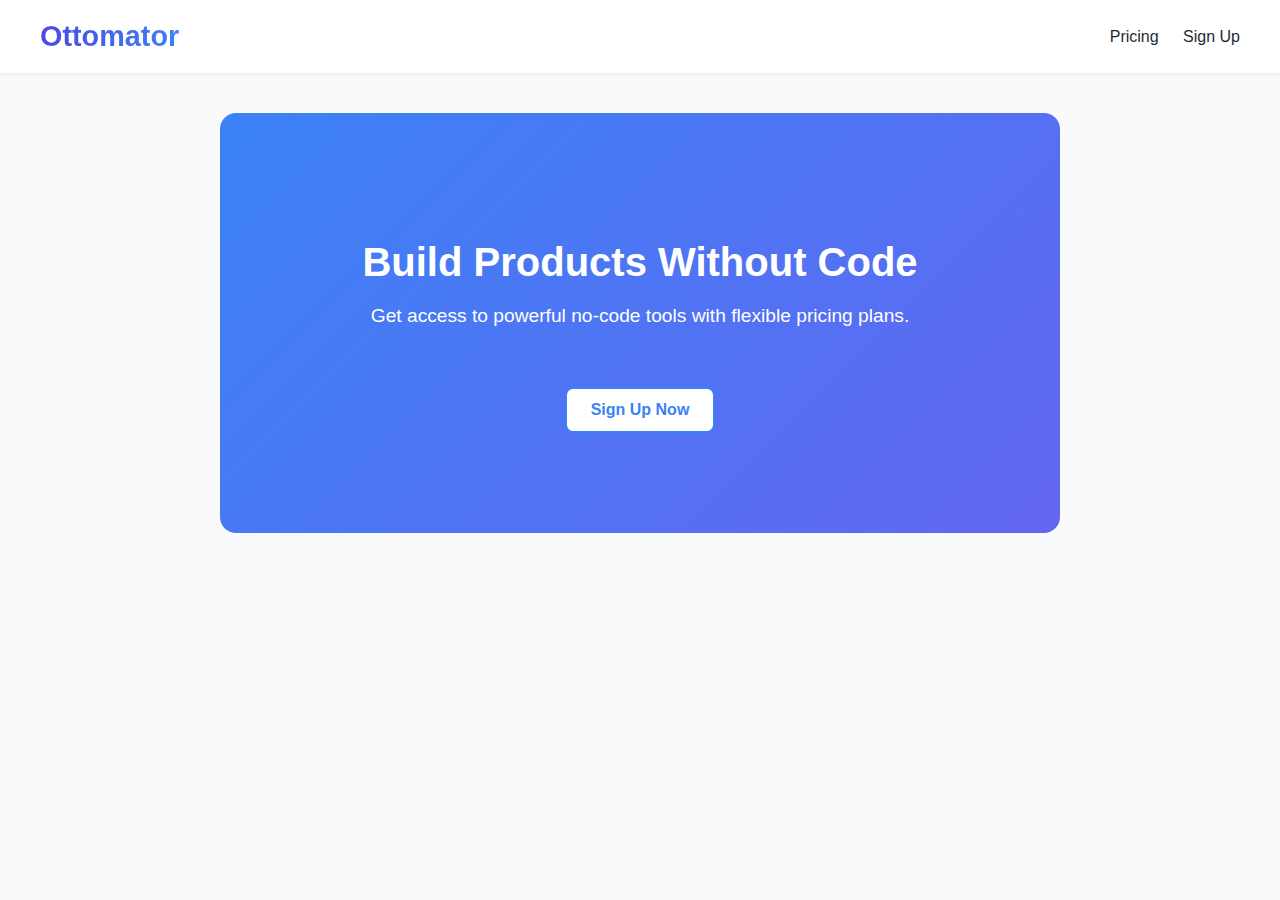
<file: index.html>
<!DOCTYPE html>
<html lang="en">
<head>
    <meta charset="UTF-8">
    <meta name="viewport" content="width=device-width, initial-scale=1.0">
    <title>Ottomator</title>
    <link rel="stylesheet" href="styles.css">
</head>
<body>
    <header>
        <a class="logo" href="index.html">Ottomator</a>
        <nav>
            <a href="pricing.html">Pricing</a>
            <a href="signup.html">Sign Up</a>
        </nav>
    </header>
    <main>
        <section class="hero-box">
            <h1>Build Products Without Code</h1>
            <p>Get access to powerful no-code tools with flexible pricing plans.</p>
            <a class="cta-button" href="signup.html">Sign Up Now</a>
        </section>
    </main>
</body>
</html>
</file>
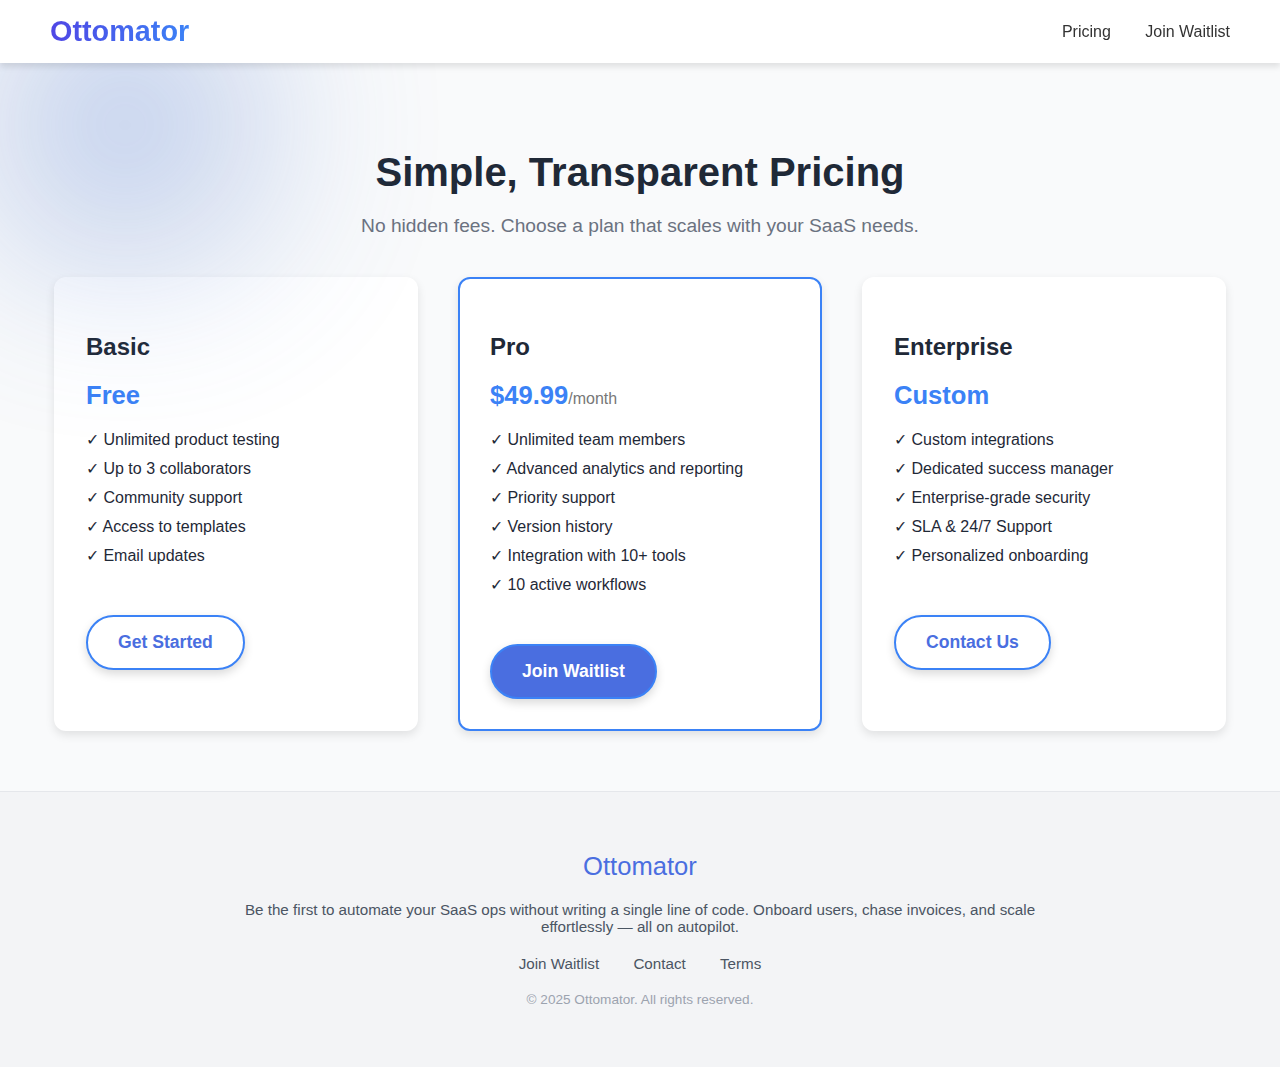
<file: pricing.html>
<!DOCTYPE html>
<html lang="en">
<head>
  <meta charset="UTF-8" />
  <meta name="viewport" content="width=device-width, initial-scale=1.0"/>
  <title>Pricing - Ottomator</title>
  <link rel="stylesheet" href="styles.css" />
  <style>
    body {
      font-family: 'Inter', sans-serif;
      margin: 0;
      padding: 0;
      overflow-x: hidden;
      background: #f9f9f9;
    }

    header {
      position: sticky;
      top: 0;
      background: #fff;
      padding: 15px 50px;
      box-shadow: 0 4px 6px rgba(0, 0, 0, 0.1);
      z-index: 10;
      display: flex;
      justify-content: space-between;
      align-items: center;
    }

    header .logo {
      font-family: 'Poppins', sans-serif;
      font-size: 1.8rem;
      color: #5c6bc0;
      text-decoration: none;
    }

    header nav a {
      margin-left: 30px;
      color: #333;
      text-decoration: none;
      font-weight: 500;
      transition: all 0.3s ease;
    }

    header nav a:hover {
      color: #5c6bc0;
      transform: scale(1.05);
    }

    .pricing-container {
      padding: 60px 20px;
      text-align: center;
    }

    .pricing-header h1 {
      font-size: 2.5rem;
      margin-bottom: 20px;
    }

    .pricing-header p {
      font-size: 1.2rem;
      margin-bottom: 40px;
      font-weight: 400;
      max-width: 600px;
      margin-left: auto;
      margin-right: auto;
    }

    .pricing-grid {
      display: flex;
      justify-content: center;
      gap: 40px;
      margin-top: 40px;
    }

    .pricing-card {
      background: #fff;
      padding: 30px;
      border-radius: 12px;
      box-shadow: 0 4px 10px rgba(0, 0, 0, 0.1);
      width: 300px;
    }

    .pricing-card h3 {
      font-size: 1.5rem;
      margin-bottom: 20px;
    }

    .pricing-card .price {
      font-size: 1.6rem;
      font-weight: 600;
      margin-bottom: 20px;
    }

    .pricing-card .price span {
      font-size: 1rem;
      color: #777;
    }

    .pricing-card ul {
      text-align: left;
      margin-bottom: 30px;
    }

    .pricing-card ul li {
      margin-bottom: 10px;
      font-size: 1rem;
      font-weight: 400;
    }

    .cta-button {
      background-color: #ffffff;
      color: #4a6ee0;
      padding: 15px 30px;
      font-size: 1.1rem;
      text-decoration: none;
      border-radius: 50px;
      font-weight: 600;
      transition: all 0.3s ease;
      box-shadow: 0 4px 10px rgba(0, 0, 0, 0.15);
    }

    .cta-button:hover {
      background-color: #e0e7ff;
      transform: scale(1.05);
    }

    .featured .cta-button {
      background-color: #4a6ee0;
      color: white;
    }

    .featured .cta-button:hover {
      background-color: #3a57c6;
    }

    #cursorBlob {
      position: fixed;
      width: 250px;
      height: 250px;
      border-radius: 50%;
      pointer-events: none;
      background: radial-gradient(circle, #5c6bc0 0%, #4a90e2 100%);
      filter: blur(100px);
      opacity: 0.45;
      z-index: 0;
      transition: top 0.2s ease, left 0.2s ease;
    }

    footer {
      background: #f3f4f6;
      padding: 60px 20px;
      text-align: center;
      border-top: 1px solid #e5e7eb;
      font-size: 0.95rem;
      color: #4b5563;
    }

    .footer-content {
      max-width: 800px;
      margin: 0 auto;
    }

    .footer-logo {
      font-family: 'Poppins', sans-serif;
      font-size: 1.6rem;
      color: #4a6ee0;
      text-decoration: none;
      display: inline-block;
      margin-bottom: 20px;
    }

    .footer-nav {
      margin: 20px 0;
    }

    .footer-nav a {
      margin: 0 15px;
      color: #4b5563;
      text-decoration: none;
      font-weight: 500;
    }

    .footer-nav a:hover {
      color: #5c6bc0;
    }

    .footer-copy {
      margin-top: 20px;
      color: #9ca3af;
      font-size: 0.85rem;
    }

    @media screen and (max-width: 768px) {
      header nav {
        display: none;
      }

      header .logo {
        font-size: 1.5rem;
      }

      .pricing-grid {
        flex-direction: column;
        align-items: center;
      }

      .cta-button {
        padding: 12px 24px;
        font-size: 1rem;
      }

      .footer-nav a {
        display: block;
        margin: 10px 0;
      }
    }
  </style>
</head>
<body>

  <!-- Cursor Blob -->
  <div id="cursorBlob"></div>

  <!-- Navigation -->
  <header>
    <a class="logo" href="index.html">Ottomator</a>
    <nav>
      <a href="pricing.html">Pricing</a>
      <a href="signup.html">Join Waitlist</a>
    </nav>
  </header>

  <!-- Pricing Section -->
  <main class="pricing-container">
    <section class="pricing-header">
      <h1>Simple, Transparent Pricing</h1>
      <p>No hidden fees. Choose a plan that scales with your SaaS needs.</p>
    </section>

    <section class="pricing-grid">
      <!-- Basic Plan -->
      <div class="pricing-card">
        <h3>Basic</h3>
        <p class="price">Free</p>
        <ul>
          <li>✓ Unlimited product testing</li>
          <li>✓ Up to 3 collaborators</li>
          <li>✓ Community support</li>
          <li>✓ Access to templates</li>
          <li>✓ Email updates</li>
        </ul>
        <a href="signup.html" class="cta-button">Get Started</a>
      </div>

      <!-- Pro Plan (Featured) -->
      <div class="pricing-card featured">
        <h3>Pro</h3>
        <p class="price">$49.99<span>/month</span></p>
        <ul>
          <li>✓ Unlimited team members</li>
          <li>✓ Advanced analytics and reporting</li>
          <li>✓ Priority support</li>
          <li>✓ Version history</li>
          <li>✓ Integration with 10+ tools</li>
         <li>✓ 10 active workflows</li>
        </ul>
        <a href="signup.html" class="cta-button">Join Waitlist</a>
      </div>

      <!-- Enterprise Plan -->
      <div class="pricing-card">
        <h3>Enterprise</h3>
        <p class="price">Custom</p>
        <ul>
          <li>✓ Custom integrations</li>
          <li>✓ Dedicated success manager</li>
          <li>✓ Enterprise-grade security</li>
          <li>✓ SLA & 24/7 Support</li>
          <li>✓ Personalized onboarding</li>
        </ul>
        <a href="signup.html" class="cta-button">Contact Us</a>
      </div>
    </section>
  </main>

  <!-- Footer -->
  <footer>
    <div class="footer-content">
      <a href="index.html" class="footer-logo">Ottomator</a>
      <div>
        Be the first to automate your SaaS ops without writing a single line of code. Onboard users, chase invoices, and scale effortlessly — all on autopilot.
      </div>
      <div class="footer-nav">
        <a href="signup.html">Join Waitlist</a>
        <a href="#">Contact</a>
        <a href="#">Terms</a>
      </div>
      <div class="footer-copy">&copy; 2025 Ottomator. All rights reserved.</div>
    </div>
  </footer>

  <!-- Blob Script -->
  <script>
  const blob = document.getElementById("cursorBlob");
  document.addEventListener("mousemove", (e) => {
    blob.style.left = `${e.clientX - 125}px`;
    blob.style.top = `${e.clientY - 125}px`;
  });
</script>
</body>
</html>
</file>
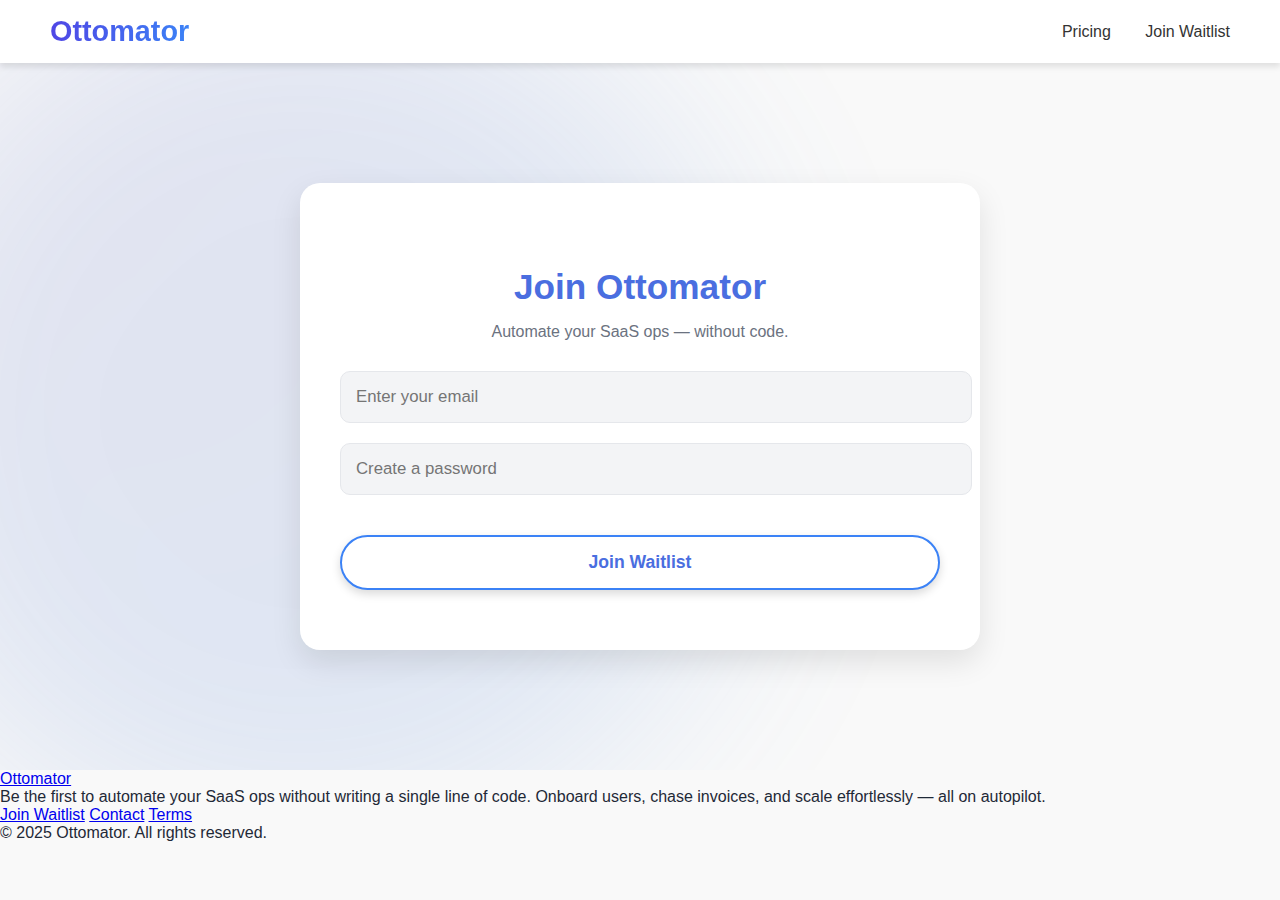
<file: signup.html>
<!DOCTYPE html>
<html lang="en">
<head>
  <meta charset="UTF-8" />
  <meta name="viewport" content="width=device-width, initial-scale=1.0" />
  <title>Sign Up - Ottomator</title>
  <link rel="stylesheet" href="styles.css" />
  <style>
    body {
      font-family: 'Inter', sans-serif;
      background: #f9f9f9;
      margin: 0;
      padding: 0;
    }

    header {
      position: sticky;
      top: 0;
      background: #fff;
      padding: 15px 50px;
      box-shadow: 0 4px 6px rgba(0, 0, 0, 0.1);
      z-index: 10;
      display: flex;
      justify-content: space-between;
      align-items: center;
    }

    header .logo {
      font-family: 'Poppins', sans-serif;
      font-size: 1.8rem;
      color: #5c6bc0;
      text-decoration: none;
    }

    header nav a {
      margin-left: 30px;
      color: #333;
      text-decoration: none;
      font-weight: 500;
      transition: all 0.3s ease;
    }

    header nav a:hover {
      color: #5c6bc0;
      transform: scale(1.05);
    }

    .signup-section {
      position: relative;
      padding: 120px 20px;
      display: flex;
      justify-content: center;
      align-items: center;
      background: #f9f9f9;
      overflow: hidden;
    }

    .blob-background {
      position: absolute;
      top: -100px;
      left: -150px;
      width: 900px;
      height: 900px;
      background: radial-gradient(circle at 30% 30%, #5c6bc0, #4a90e2);
      border-radius: 50%;
      z-index: 0;
      opacity: 0.15;
      filter: blur(100px);
    }

    .form-wrapper {
      position: relative;
      z-index: 1;
      background: white;
      padding: 60px 40px;
      border-radius: 20px;
      box-shadow: 0 12px 30px rgba(0, 0, 0, 0.1);
      max-width: 600px;
      width: 100%;
      text-align: center;
    }

    .form-wrapper h1 {
      font-size: 2.2rem;
      margin-bottom: 10px;
      font-weight: 700;
      color: #4a6ee0;
    }

    .form-subtext {
      color: #6b7280;
      font-size: 1rem;
      margin-bottom: 30px;
    }

    .form-wrapper input {
      width: 100%;
      padding: 15px;
      font-size: 1.05rem;
      margin-bottom: 20px;
      border: 1px solid #e5e7eb;
      border-radius: 10px;
      outline: none;
      background: #f3f4f6;
      transition: border-color 0.3s ease;
    }

    .form-wrapper input:focus {
      border-color: #4a6ee0;
      background: white;
    }

    .cta-button {
      background-color: #ffffff;
      color: #4a6ee0;
      padding: 15px 30px;
      font-size: 1.1rem;
      text-decoration: none;
      border-radius: 50px;
      font-weight: 600;
      transition: all 0.3s ease;
      box-shadow: 0 4px 10px rgba(0, 0, 0, 0.15);
    }

    .cta-button:hover {
      background-color: #e0e7ff;
      transform: scale(1.05);
    }

    @media screen and (max-width: 768px) {
      .signup-section {
        padding: 80px 20px;
      }

      .form-wrapper {
        padding: 40px 20px;
      }

      .blob-background {
        top: -200px;
        left: -200px;
        width: 600px;
        height: 600px;
      }
    }
  </style>
</head>
<body>

  <header>
    <a class="logo" href="index.html">Ottomator</a>
    <nav>
      <a href="pricing.html">Pricing</a>
      <a href="signup.html">Join Waitlist</a>
    </nav>
  </header>

  <main>
    <section class="signup-section">
      <div class="blob-background"></div>
      <div class="form-wrapper">
        <div class="form-content">
          <h1>Join Ottomator</h1>
          <p class="form-subtext">Automate your SaaS ops — without code.</p>
          <form action="thankyou.html" method="get">
            <input type="email" name="email" placeholder="Enter your email" required />
            <input type="password" name="password" placeholder="Create a password" required />
            <button type="submit" class="cta-button">Join Waitlist</button>
          </form>
        </div>
      </div>
    </section>
  </main>

  <footer>
    <div class="footer-content">
      <a href="index.html" class="footer-logo">Ottomator</a>
      <div>
        Be the first to automate your SaaS ops without writing a single line of code. Onboard users, chase invoices, and scale effortlessly — all on autopilot.
      </div>
      <div class="footer-nav">
        <a href="signup.html">Join Waitlist</a>
        <a href="#">Contact</a>
        <a href="#">Terms</a>
      </div>
      <div class="footer-copy">&copy; 2025 Ottomator. All rights reserved.</div>
    </div>
  </footer>

</body>
</html>
</file>
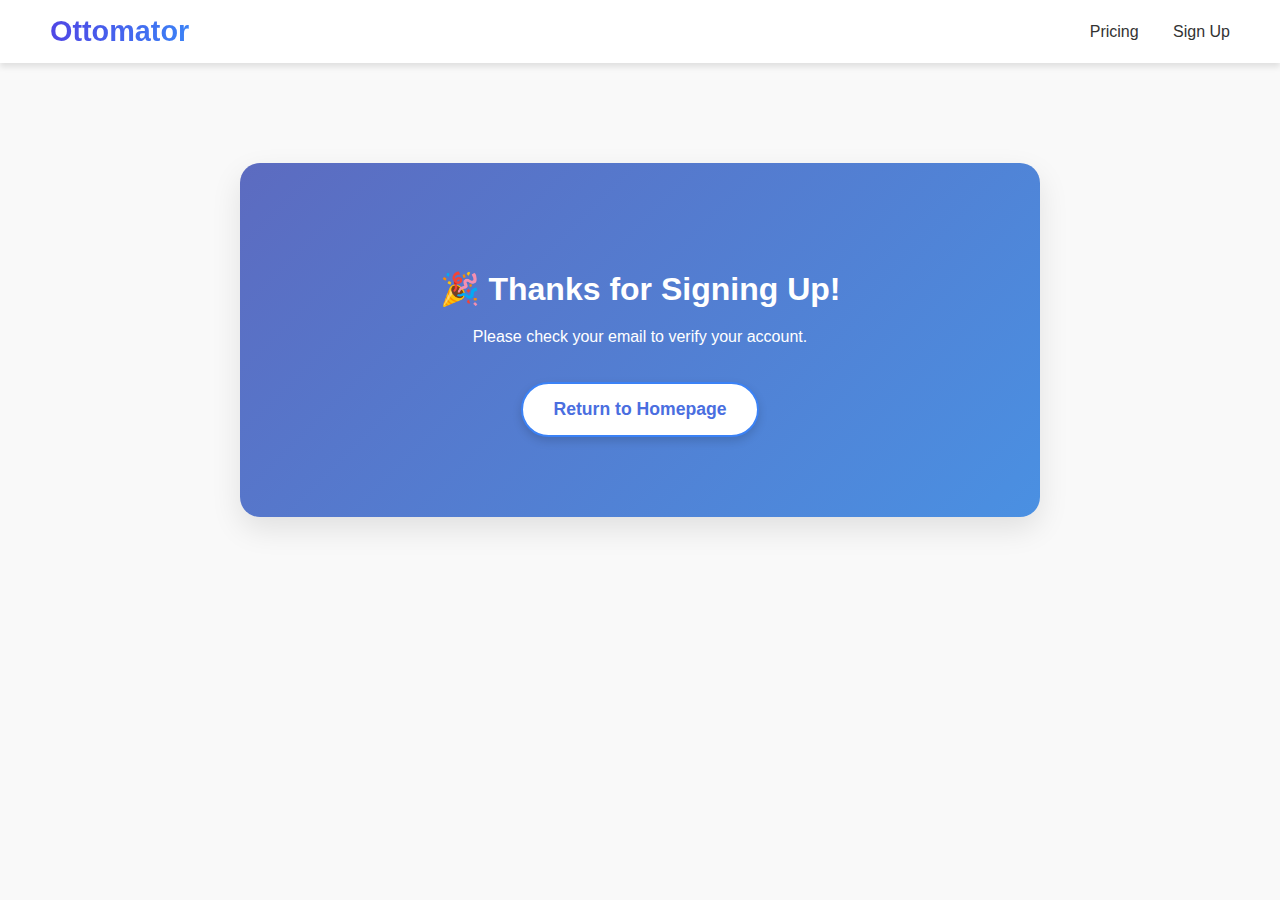
<file: thankyou.html>
<!DOCTYPE html>
<html lang="en">
<head>
  <meta charset="UTF-8" />
  <meta name="viewport" content="width=device-width, initial-scale=1.0" />
  <title>Thank You - Ottomator</title>
  <link rel="stylesheet" href="styles.css" />
  <style>
    body {
      font-family: 'Inter', sans-serif;
      background: #f9f9f9;
      margin: 0;
      padding: 0;
    }

    header {
      position: sticky;
      top: 0;
      background: #fff;
      padding: 15px 50px;
      box-shadow: 0 4px 6px rgba(0, 0, 0, 0.1);
      z-index: 10;
      display: flex;
      justify-content: space-between;
      align-items: center;
    }

    header .logo {
      font-family: 'Poppins', sans-serif;
      font-size: 1.8rem;
      color: #5c6bc0;
      text-decoration: none;
    }

    header nav a {
      margin-left: 30px;
      color: #333;
      text-decoration: none;
      font-weight: 500;
      transition: all 0.3s ease;
    }

    header nav a:hover {
      color: #5c6bc0;
      transform: scale(1.05);
    }

    .thankyou-container {
      max-width: 720px;
      margin: 100px auto;
      text-align: center;
      background: linear-gradient(135deg, #5c6bc0, #4a90e2);
      color: white;
      padding: 80px 40px;
      border-radius: 20px;
      box-shadow: 0 12px 30px rgba(0, 0, 0, 0.1);
    }

    .thank-you-message {
      font-size: 2rem;
      font-weight: 600;
      margin-bottom: 20px;
    }

    .cta-button {
      background-color: #ffffff;
      color: #4a6ee0;
      padding: 15px 30px;
      font-size: 1.1rem;
      text-decoration: none;
      border-radius: 50px;
      font-weight: 600;
      transition: all 0.3s ease;
      box-shadow: 0 4px 10px rgba(0, 0, 0, 0.15);
    }

    .cta-button:hover {
      background-color: #e0e7ff;
      transform: scale(1.05);
    }
  </style>
</head>
<body>
  <header>
    <a class="logo" href="index.html">Ottomator</a>
    <nav>
      <a href="pricing.html">Pricing</a>
      <a href="signup.html">Sign Up</a>
    </nav>
  </header>

  <main class="thankyou-container">
    <h2 class="thank-you-message">🎉 Thanks for Signing Up!</h2>
    <p>Please check your email to verify your account.</p>
    <a class="cta-button" href="index.html">Return to Homepage</a>
  </main>

  <script>
    // Simple Animation for the Thank You Message
    document.addEventListener('DOMContentLoaded', () => {
      const thankYouMessage = document.querySelector('.thank-you-message');
      thankYouMessage.classList.add('fade-in');
    });
  </script>
</body>
</html>
</file>
<file: styles.css>
/* Base Styles */
body {
    font-family: 'Poppins', sans-serif;
    margin: 0;
    padding: 0;
    background-color: #f9fafb;
    color: #1f2937;
    transition: background-color 0.3s ease;
}

/* Header Navigation */
header {
    display: flex;
    justify-content: space-between;
    align-items: center;
    padding: 20px 40px;
    background-color: white;
    box-shadow: 0 2px 4px rgba(0,0,0,0.05);
    z-index: 10;
}

.logo {
    font-size: 1.8rem;
    font-weight: 700;
    background: linear-gradient(90deg, #4F46E5, #3B82F6);
    -webkit-background-clip: text;
    -webkit-text-fill-color: transparent;
    text-decoration: none;
    display: inline-block;
}

.logo:hover {
    opacity: 0.85;
}

nav a {
    margin-left: 20px;
    text-decoration: none;
    color: #1f2937;
    font-weight: 500;
    font-size: 1rem;
}

nav a:hover {
    color: #3B82F6;
}

/* Hero Section */
.hero-box {
    background: linear-gradient(135deg, #3B82F6, #6366F1);
    color: white;
    text-align: center;
    padding: 100px 20px;
    margin: 40px auto;
    border-radius: 16px;
    max-width: 800px;
    transition: transform 0.3s ease, box-shadow 0.3s ease;
}

.hero-box:hover {
    transform: scale(1.02);
    box-shadow: 0 20px 40px rgba(59, 130, 246, 0.3);
}

.hero-box h1 {
    font-size: 2.5rem;
    margin-bottom: 20px;
}

.hero-box p {
    font-size: 1.2rem;
    margin-bottom: 40px;
}

/* CTA Buttons */
.cta-button {
    margin-top: 20px;
    display: inline-block;
    padding: 12px 24px;
    background-color: white;
    color: #3B82F6;
    border-radius: 8px;
    font-weight: 600;
    text-decoration: none;
    transition: background 0.3s ease;
    border: 2px solid #3B82F6;
}

.cta-button:hover {
    background-color: #e0e7ff;
}

.cta-button.primary {
    background: linear-gradient(135deg, #4F46E5, #3B82F6);
    color: white;
    border: none;
}

.cta-button.primary:hover {
    opacity: 0.95;
}

/* Pricing Page Layout */
.pricing-container {
    padding: 60px 20px;
    text-align: center;
    background-color: #f9fafb;
}

.pricing-header h1 {
    font-size: 2.2rem;
    margin-bottom: 0.5rem;
}

.pricing-header p {
    font-size: 1.1rem;
    color: #6b7280;
    margin-bottom: 40px;
}

.pricing-grid {
    display: flex;
    flex-wrap: wrap;
    justify-content: center;
    gap: 2rem;
}

.pricing-card {
    background: white;
    border-radius: 16px;
    padding: 30px 24px;
    width: 300px;
    box-shadow: 0 6px 18px rgba(0, 0, 0, 0.05);
    transition: all 0.3s ease;
    border: 2px solid transparent;
    text-align: left;
}

.pricing-card:hover {
    transform: translateY(-6px);
    border-image: linear-gradient(135deg, #6366F1, #3B82F6) 1;
    box-shadow: 0 12px 30px rgba(59, 130, 246, 0.15);
}

.pricing-card h3 {
    font-size: 1.4rem;
    margin-bottom: 10px;
}

.pricing-card .price {
    font-size: 2rem;
    font-weight: 700;
    margin: 10px 0 20px;
    color: #3B82F6;
}

.pricing-card .price span {
    font-size: 1rem;
    font-weight: 400;
    color: #6b7280;
}

.pricing-card ul {
    list-style: none;
    padding: 0;
    margin-bottom: 20px;
}

.pricing-card ul li {
    margin-bottom: 10px;
    font-size: 0.95rem;
}

.featured {
    border: 2px solid #3B82F6;
    background-color: #f0f4ff;
}

/* Form Styling */
.form-container {
    max-width: 400px;
    margin: 60px auto;
    padding: 20px;
    background-color: white;
    border-radius: 12px;
    box-shadow: 0 4px 12px rgba(0,0,0,0.05);
    text-align: center;
}

form {
    display: flex;
    flex-direction: column;
}

input {
    margin-bottom: 16px;
    padding: 12px;
    border: 1px solid #d1d5db;
    border-radius: 8px;
    font-size: 1rem;
}

button {
    padding: 12px;
    background-color: #3B82F6;
    color: white;
    border: none;
    border-radius: 8px;
    font-weight: 600;
    cursor: pointer;
    font-size: 1rem;
}

form.submitting button {
    opacity: 0.6;
    pointer-events: none;
}

/* Floating Blob Animation */
.floating-blob {
    position: fixed;
    top: 0;
    left: 0;
    width: 200px;
    height: 200px;
    background: radial-gradient(circle, rgba(99,102,241,0.4), rgba(59,130,246,0.2));
    border-radius: 50%;
    pointer-events: none;
    transform: translate(-50%, -50%);
    z-index: -1;
    filter: blur(60px);
    transition: transform 0.15s ease-out;
}

/* Thank You Page Styling */
.thank-you-container {
    text-align: center;
    margin-top: 60px;
}

.thank-you-container h2 {
    font-size: 2.5rem;
    margin-bottom: 10px;
}

.thank-you-container p {
    font-size: 1.2rem;
    color: #6b7280;
    margin-bottom: 40px;
}

.thank-you-container .cta-button {
    background-color: #3B82F6;
    color: white;
    font-weight: 600;
}

/* Responsive Design */
@media (max-width: 768px) {
    .pricing-grid {
        flex-direction: column;
        align-items: center;
    }

    .hero-box {
        padding: 80px 20px;
        margin: 20px;
    }

    .pricing-card {
        width: 90%;
        margin: 20px auto;
    }
}
</file>
